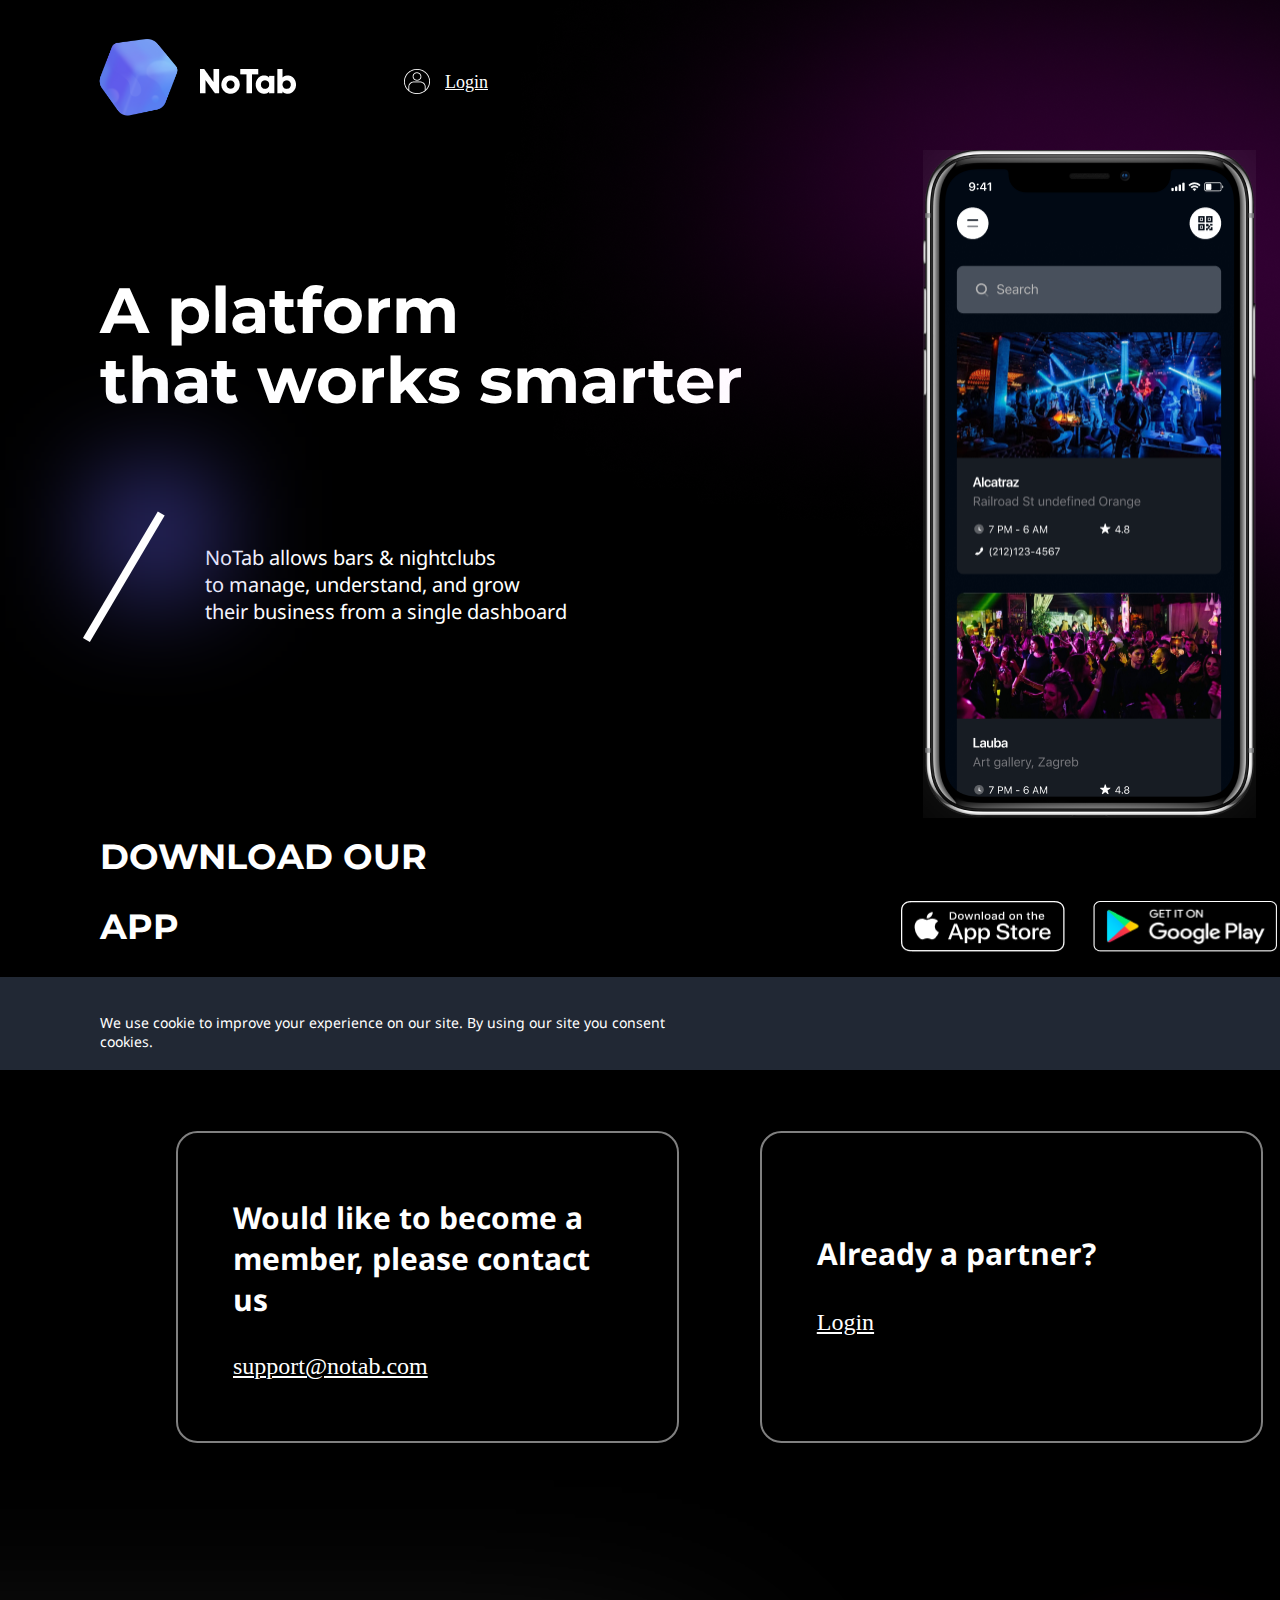
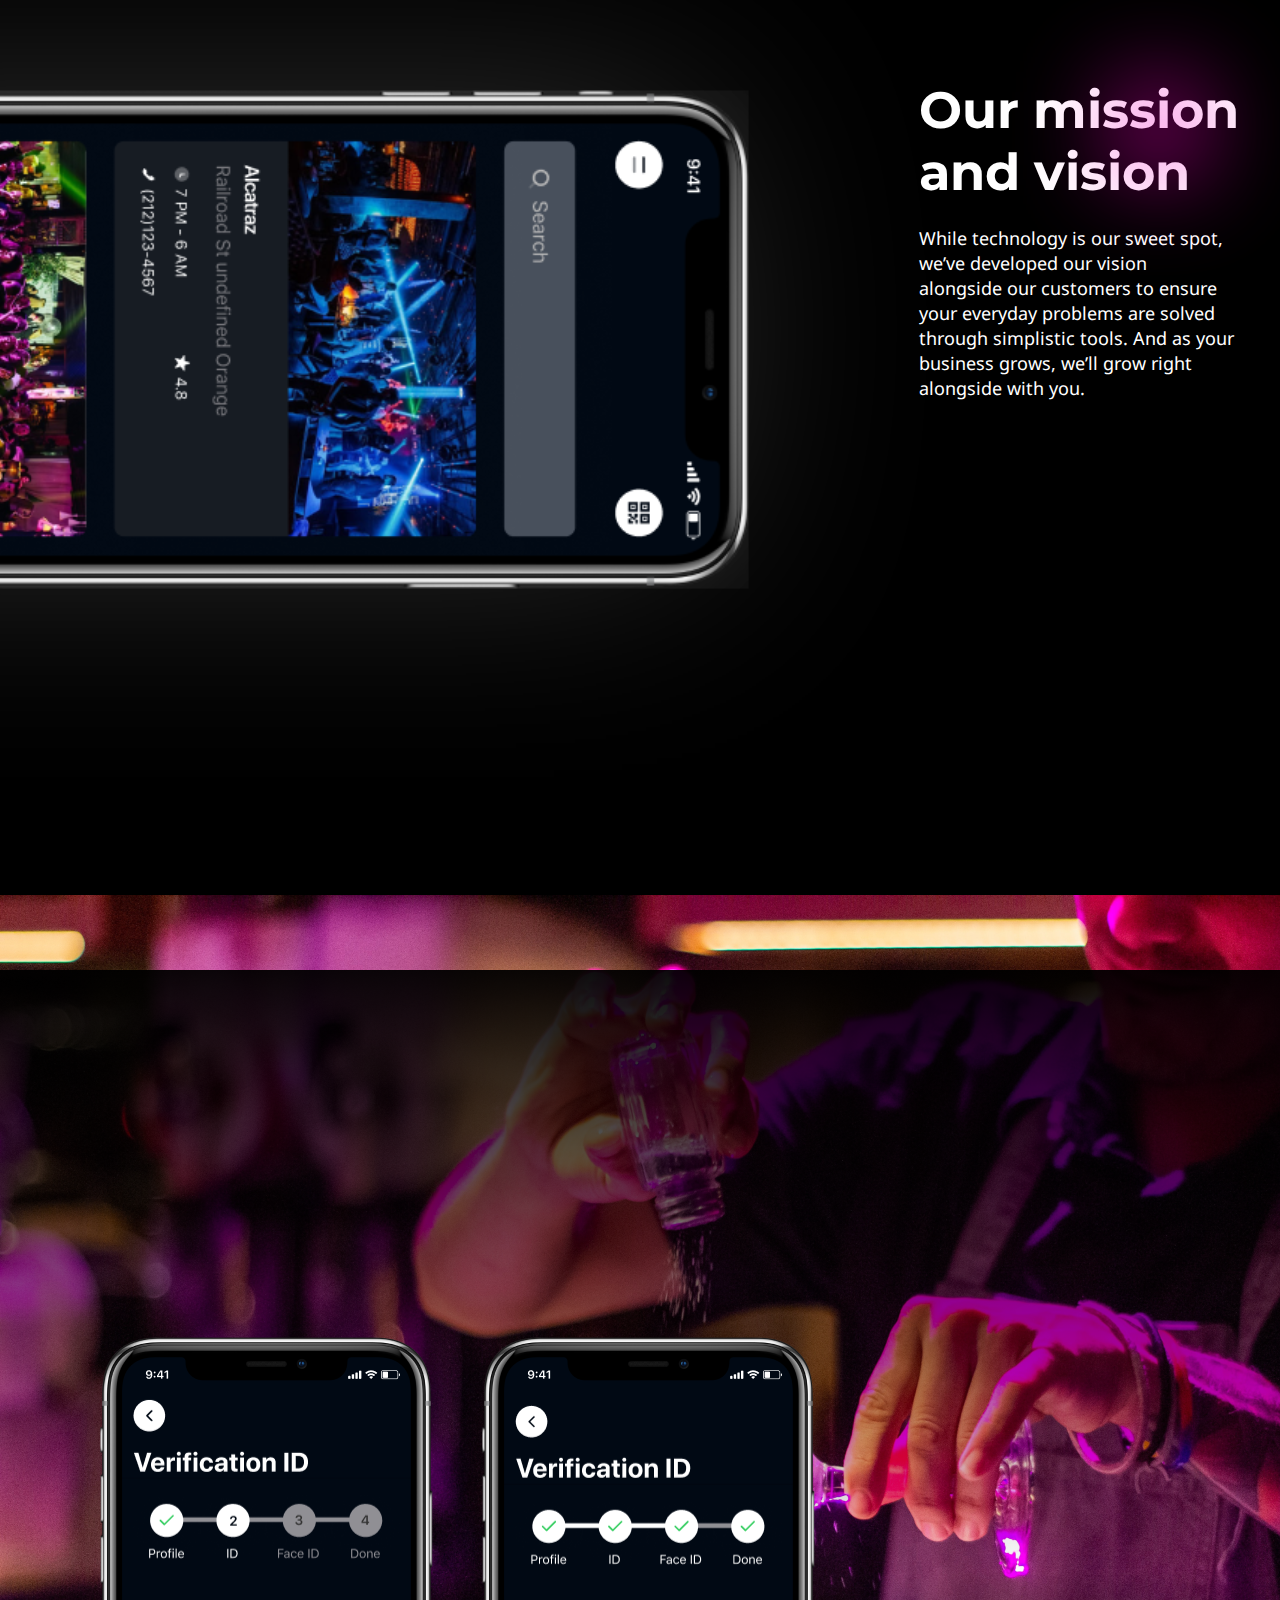
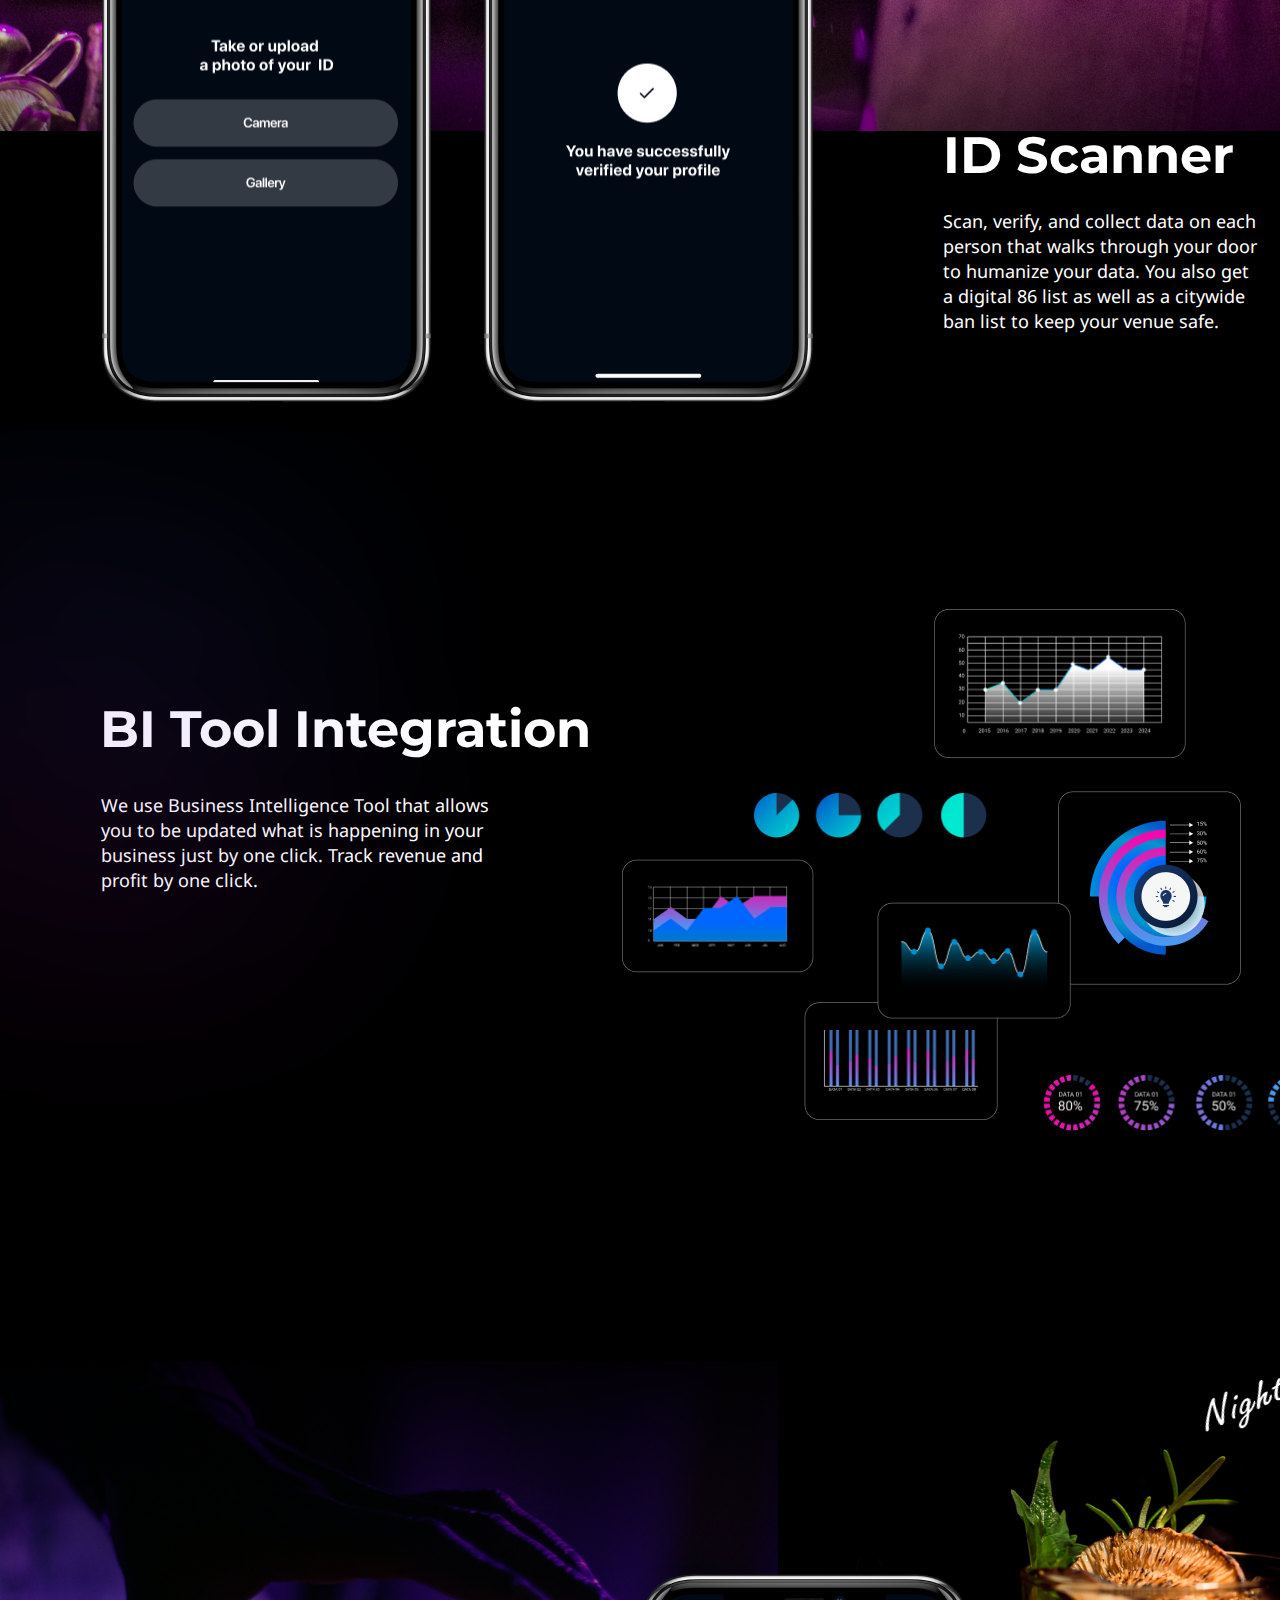
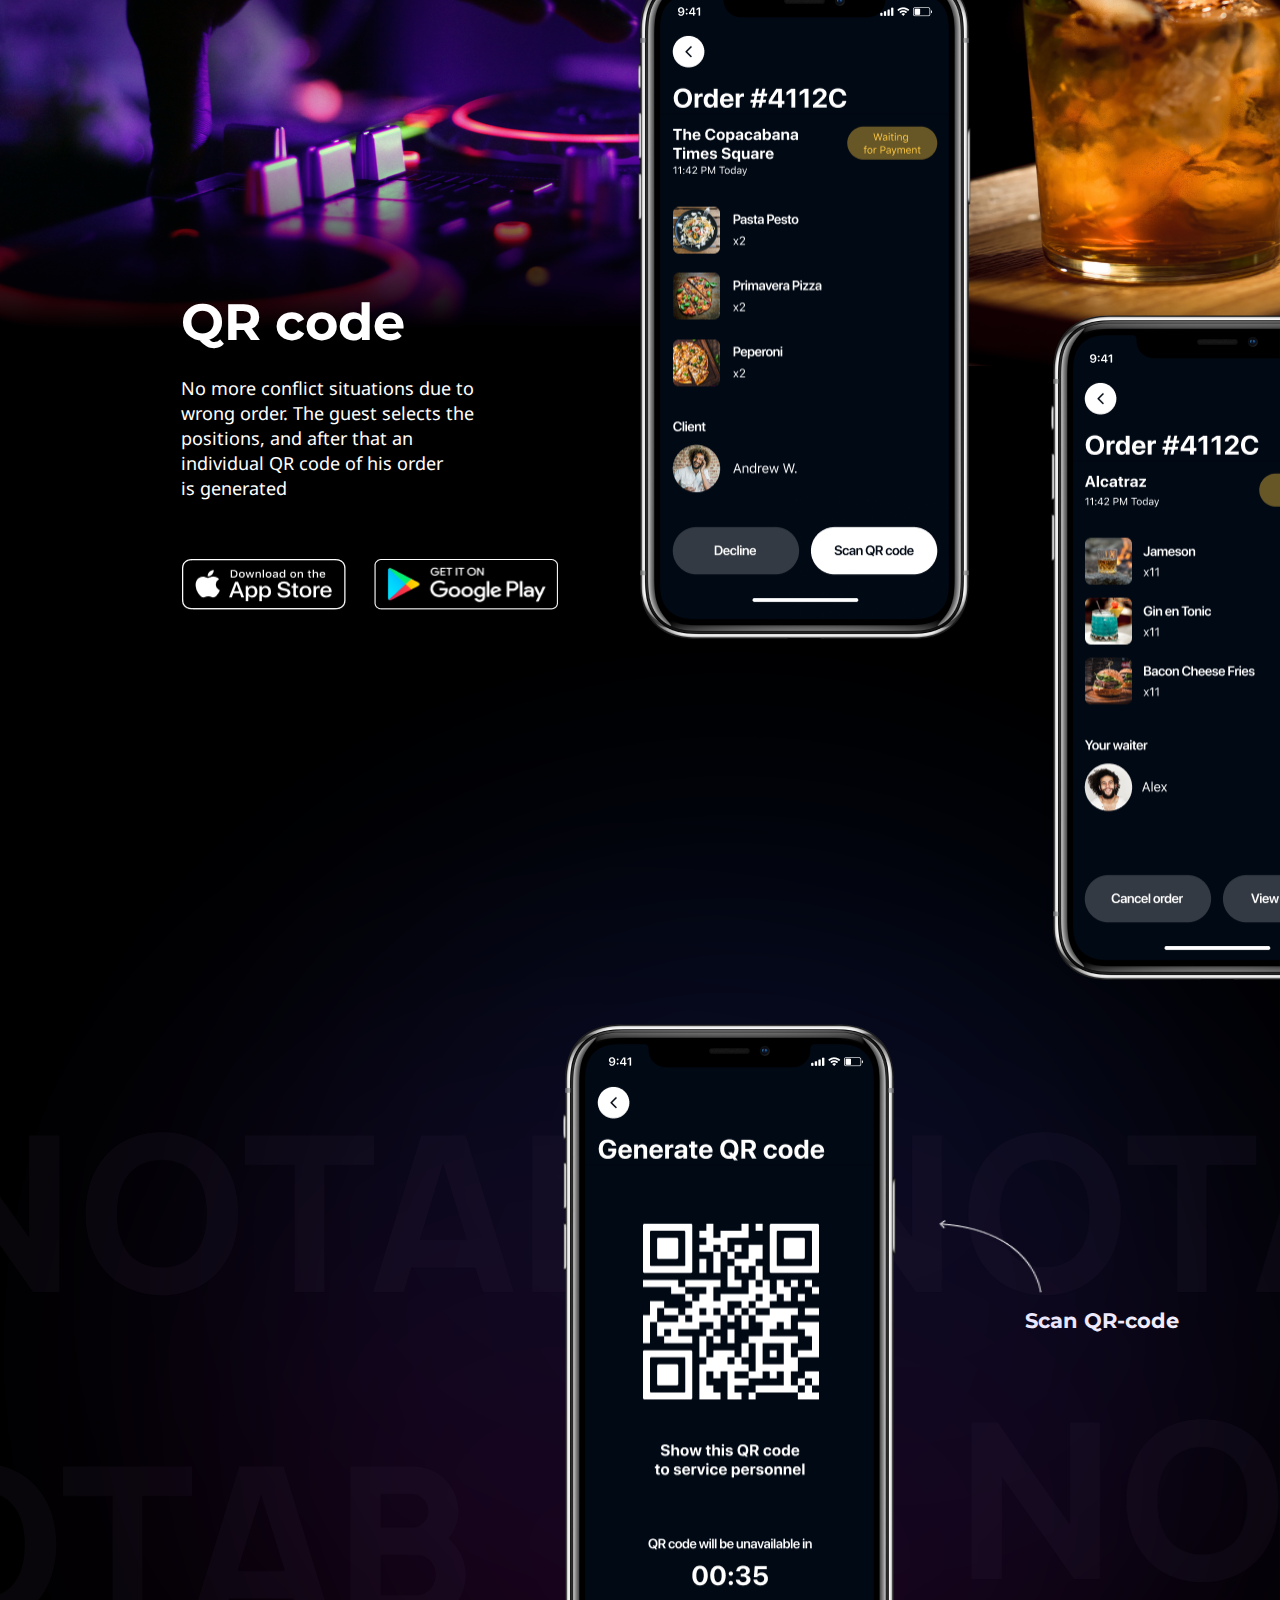
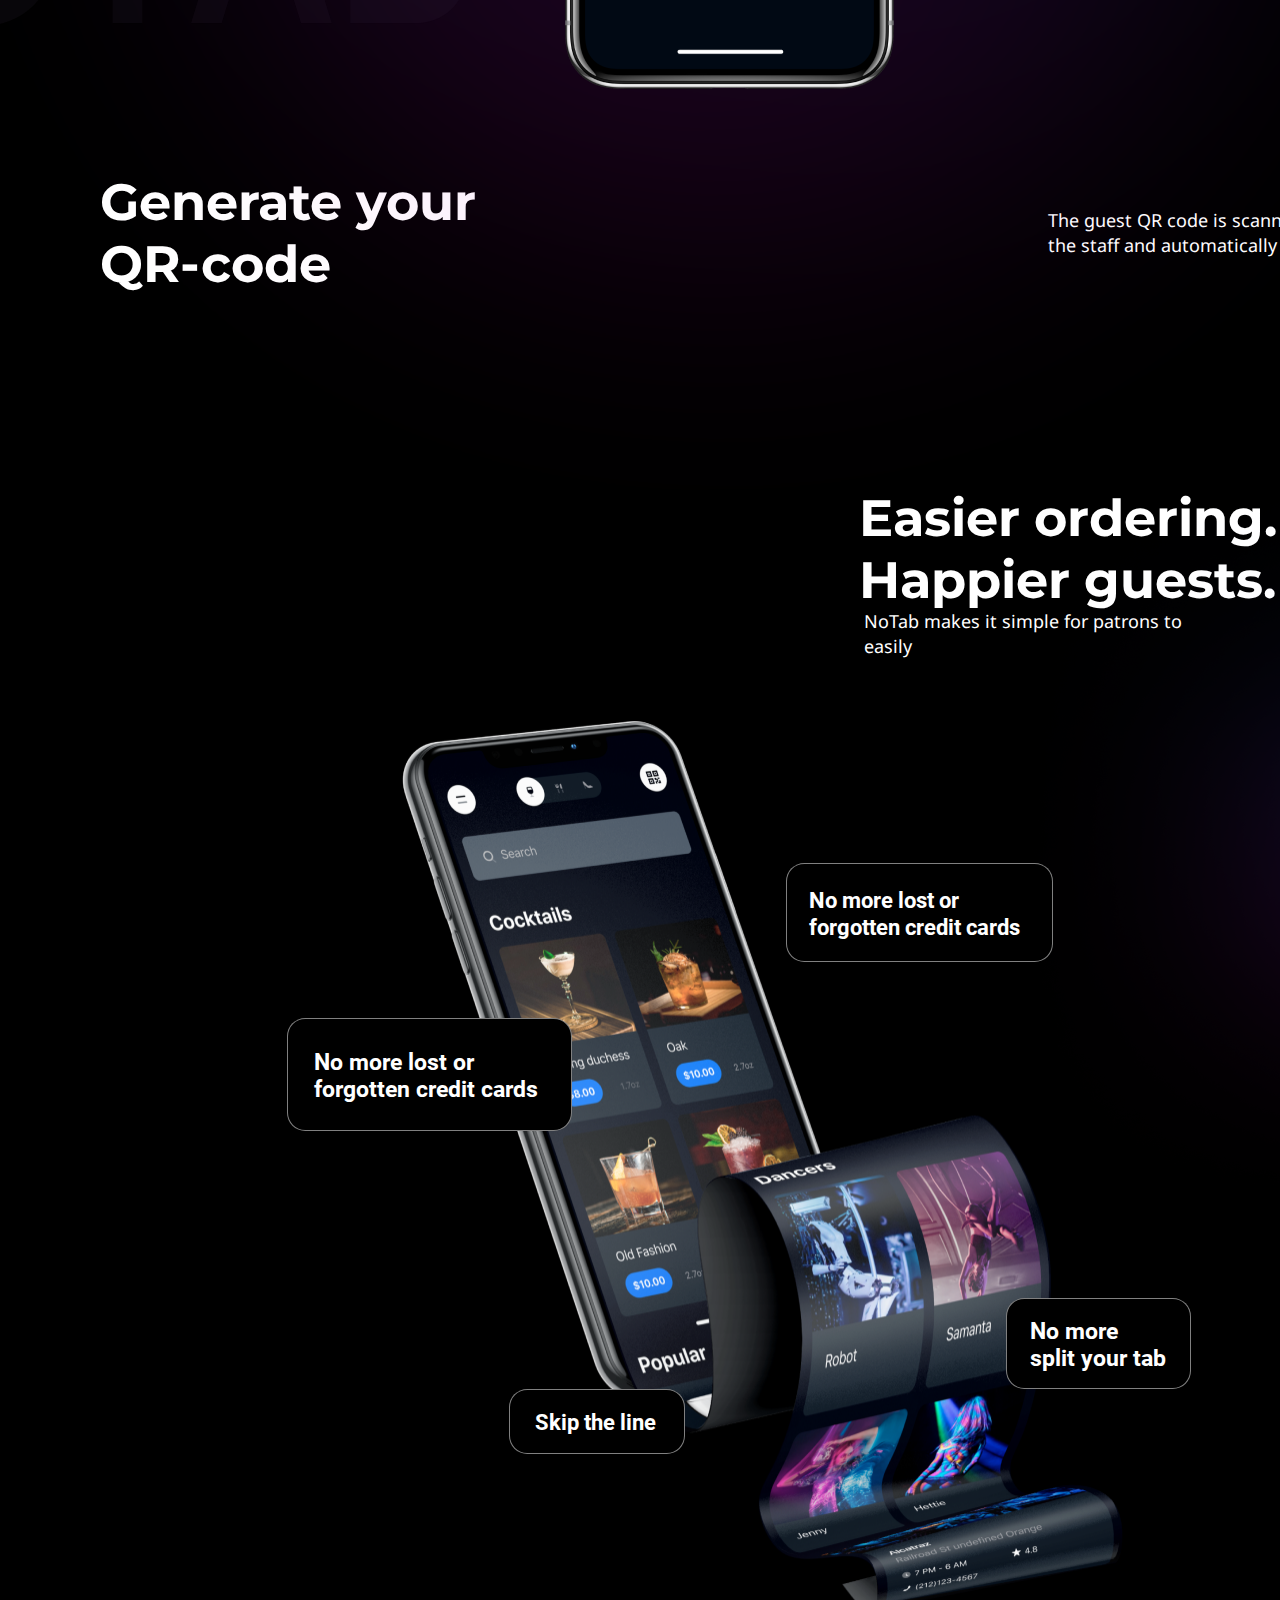
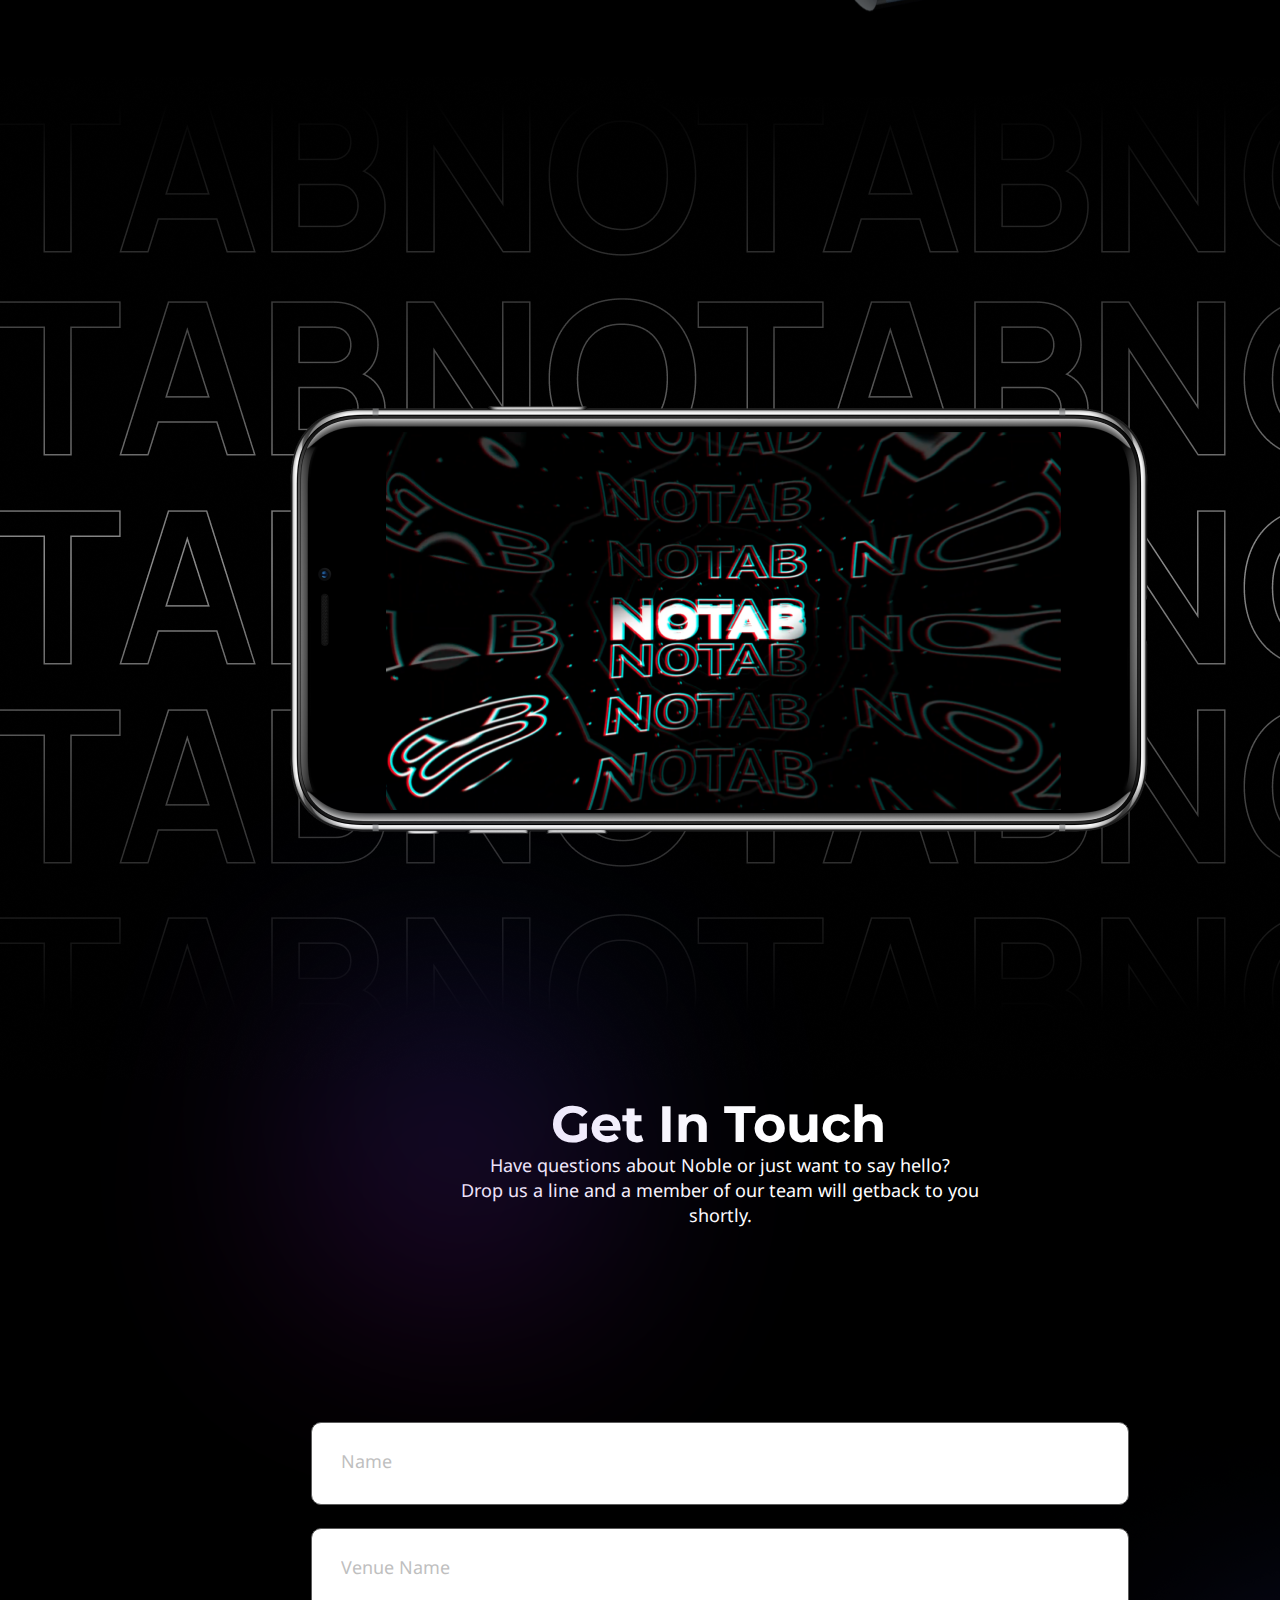
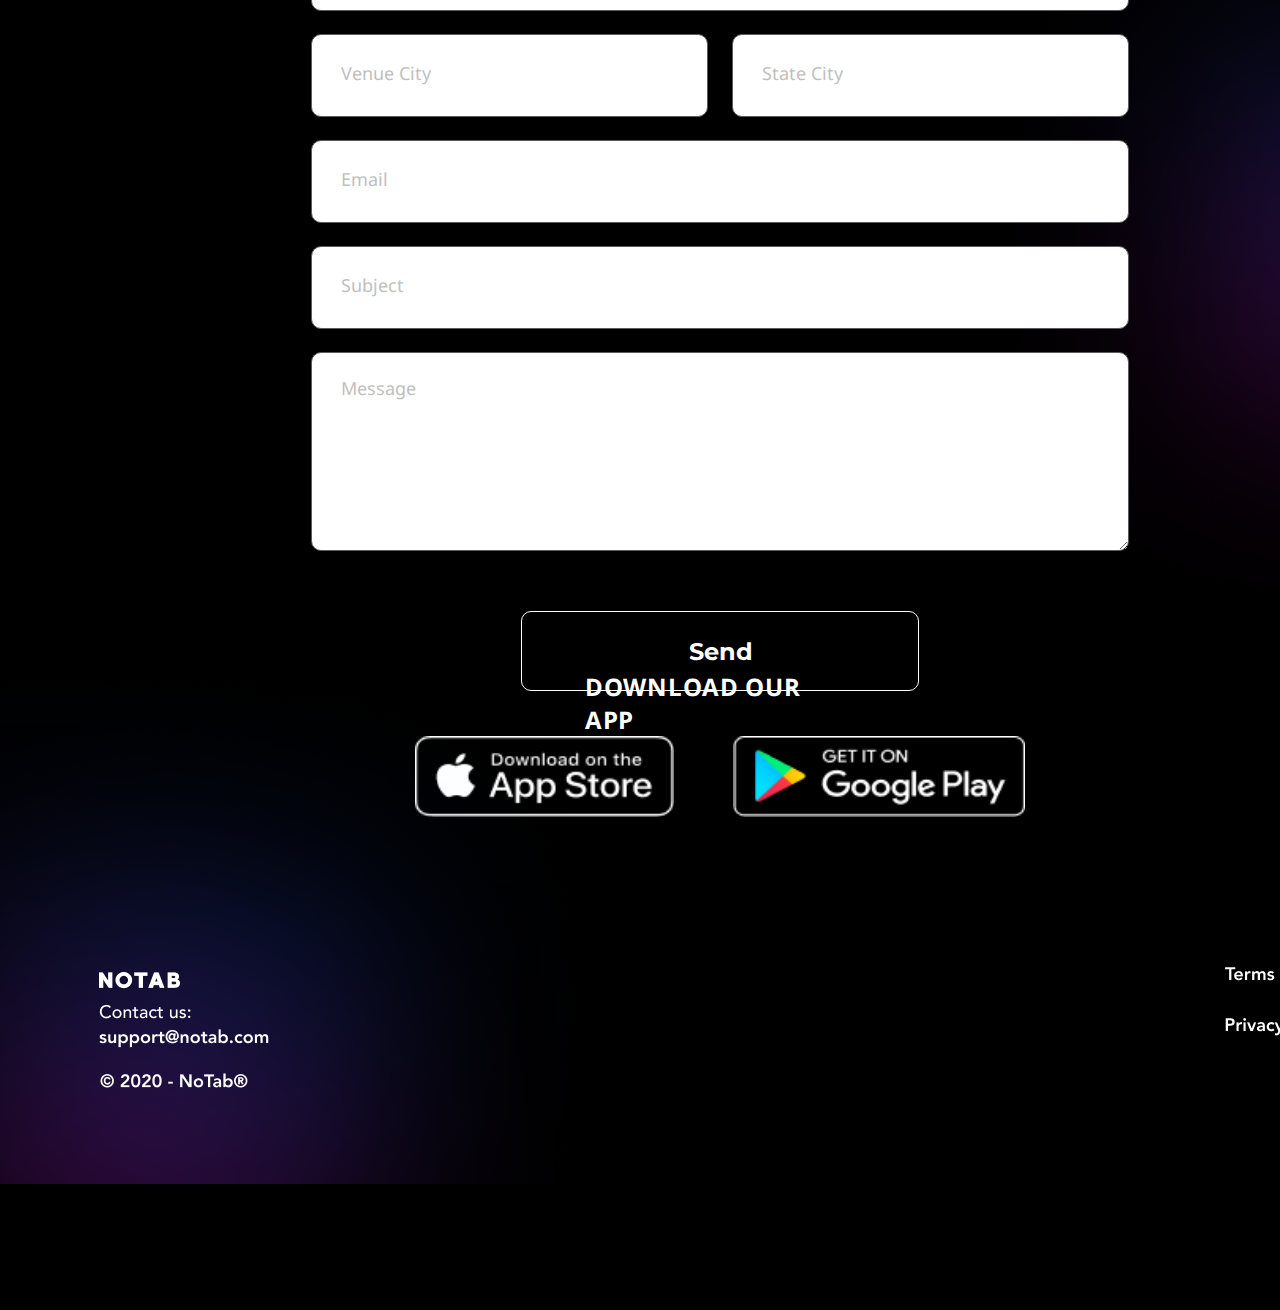
<file: index.html>
<!DOCTYPE html>
<html lang="en">
<head>
    <meta charset="UTF-8">
    <link rel="stylesheet" href="html_coding/css/styles.css">
    <link rel="stylesheet" href="html_coding/css/font.css">
    <link rel="stylesheet" href="html_coding/css/text_styles.css">
    <link rel="stylesheet" href="html_coding/css/header_style.css">
    <link rel="stylesheet" href="html_coding/css/background_style.css">
    <link rel="stylesheet" href="html_coding/css/cookies_style.css">
    <link rel="stylesheet" href="html_coding/css/frame_style.css">
    <link rel="stylesheet" href="html_coding/css/diagram_style.css">
    <link rel="stylesheet" href="html_coding/css/background_notab_style.css">
    <link rel="stylesheet" href="html_coding/css/form_style.css">
    <link rel="stylesheet" href="html_coding/css/form_location_style.css">
    <link rel="stylesheet" href="html_coding/css/download_platforms.css">
    <title>Test/Landing</title>
</head>
<body>
<header class="header">
    <div class="header_logo">
        <img class="header_logo_png" src="html_coding/images/items/Cube_new_version_05.png" alt="Cube">
    </div>
    <div class="header_name">
        <img class="header_name-link" src="html_coding/images/items/NoTab.png" alt="NoTab">
    </div>
    <div class="header_login">
        <img class="header_login_png" src="html_coding/images/items/Group%20574login.png" alt="login_logo">
        <nav>
            <a class="header_login_text" href="a!">
                Login
            </a>
        </nav>
    </div>
</header>
<main class="main">
    <section class="a_platform">
        <h1 class="A_platform_">
            A platform <br>that works smarter
        </h1>
        <p class="NoTab_allows_">
            NoTab allows bars & nightclubs <br>to manage, understand, and grow
            <br>their business from a single dashboard
        </p>
        <h1 class="Download_">
            DOWNLOAD OUR APP
        </h1>
        <div class="downloadPlatforms">
            <a class="appStore_a" href="a!"><img class="appStore AP1" src="html_coding/images/items/GroupappStore.png"
                                                 alt="AppStore"></a>
            <a class="googlePlay_a" href="a!"><img class="googlePlay GP1" src="html_coding/images/items/GroupGooglePlay.png"
                                                   alt="GooglePlay"></a>
        </div>
        <img class="phone1" src="html_coding/images/phones/Group%20457.png" alt="phone">
        <img class="vector3" src="html_coding/images/background/Vector%203.png" alt="vector3">
        <div class="ellipse93"></div>
        <div class="line1"></div>
        <div class="rectnagle1544"></div>
    </section>
    <div id="cookies" class="cookies animation">
        <p id="cookies_text" class="cookies_text">We use cookie to improve your experience on our site. By using our
            site you consent
            cookies.
        </p>
        <input id="cookies_button" class="cookies_button" value="OK" onclick="cookies_fun()">
    </div>
    <section class="our_mission">
        <h1 class="Our_mission_">
            Our mission and vision
        </h1>
        <p class="While_technology_">
            While technology is our sweet spot, we’ve developed our vision alongside our customers to ensure your
            everyday problems are solved through simplistic tools. And as your business grows, we’ll grow right
            alongside with you.
        </p>
        <div class="frames1">
            <div class="frame_left">
                <p class="frame_left_h2">
                    Would like to become a member, please contact us
                </p>
                <a class="frame_left_a">
                    support@notab.com
                </a>
            </div>
            <div class="frame_right">
                <p class="frame_right_h2">
                    Already a partner?
                </p>
                <a class="frame_right_a">
                    Login
                </a>
            </div>
        </div>
        <img class="phone1.1" src="html_coding/images/phones/Group%20457.png" alt="phone">
        <div class="ellipse94"></div>
        <div class="rectangle1553"></div>
    </section>
    <section class="id_scanner">
        <h1 class="ID_Scanner">
            ID Scanner
        </h1>
        <p class="Scan_verify_">
            Scan, verify, and collect data on each person that walks through your door to humanize your data. You
            also get a digital 86 list as well as a citywide ban list to keep your venue safe.
        </p>
        <div class="background_image1">
            <div class="photo1"></div>
            <div class="rectangle1612"></div>
        </div>
        <img class="phone2.1" src="html_coding/images/phones/Group%20513phone2.1.png" alt="phone_id1">
        <img class="phone2.2" src="html_coding/images/phones/Group%20514phone2.png" alt="phone_id2">
    </section>
    <section class="bi_tool">
        <h1 class="BI_Tool_">
            BI Tool Integration
        </h1>
        <p class="We_use_Business_">
            We use Business Intelligence Tool that allows you to be updated what is happening in your business just by
            one click. Track revenue and profit by one click.
        </p>
        <div class="diagrams">
            <img class="diagramGray" src="html_coding/images/diagrams/Group%20565.png" alt="grayDiagram">
            <img class="diagramBulb" src="html_coding/images/diagrams/Group%20559.png" alt="bulbDiagram">
            <img class="diagramBlue" src="html_coding/images/diagrams/Group%20562.png" alt="blueDiagram">
            <img class="diagramColumns" src="html_coding/images/diagrams/Group%20561.png" alt="columnsDiagram">
            <img class="diagramThree" src="html_coding/images/diagrams/Group%20564.png" alt="threeDiagram">
            <img class="diagramProcess" src="html_coding/images/diagrams/Groupprocess.png" alt="processDiagram">
            <img class="diagramCircle" src="html_coding/images/diagrams/Group%20558.png" alt="circleDiagram">
        </div>
        <div class="rectangle1590"></div>
    </section>
    <section class="qr_code">
        <h1 class="QR_code">
            QR code
        </h1>
        <p class="No_more_">
            No more conflict situations due to wrong order. The guest selects the positions, and after that an
            individual QR code of his order <br>is generated
        </p>
        <img class="nightlife" src="html_coding/images/items/Nightlife.png" alt="Nightlife">
        <div class="background_image2">
            <div class="image2"></div>
            <div class="image21"></div>
            <div class="rectangle1613"></div>
        </div>
        <div class="Download_Platforms">
            <img class="appStore AP2" src="html_coding/images/items/GroupappStore.png" alt="AppStore">
            <img class="googlePlay GP2" src="html_coding/images/items/GroupGooglePlay.png" alt="GooglePlay">
        </div>
        <img class="phone3.1" src="html_coding/images/phones/Group%20541phone3.1.png" alt="phone_id3">
        <img class="phone3.2" src="html_coding/images/phones/Group%20542phone3.2.png" alt="phone_id4">
    </section>
    <section class="generate_your">
        <h1 class="Scan_QR-code1">
            Scan QR-code
        </h1>
        <h1 class="Generate_your_">
            Generate your <br>QR-code
        </h1>
        <p class="The_guest_QR_">
            The guest QR code is scanned by the staff and automatically sent
        </p>
        <div class="background_Notab">
            <img class="NotabLeftTop" src="html_coding/images/items/NOTABLT.png" alt="NOTAB">
            <img class="NotabRightTop" src="html_coding/images/items/NOTABRT.png" alt="NOTAB">
            <img class="NotabLeftLower" src="html_coding/images/items/NOTABLL.png" alt="NOTAB">
            <img class="NotabRightLower" src="html_coding/images/items/NOTABRL.png" alt="NOTAB">
        </div>
        <img class="phone4" src="html_coding/images/phones/Group%20533phone.png" alt="phone4">
        <div class="rectangle1604"></div>
        <img class="arrow1" src="html_coding/images/items/Arrow%201.png" alt="arrow1">
    </section>
    <section class="easier_ordering">
        <h1 class="Easier_ordering_">
            Easier ordering. Happier guests.
        </h1>
        <p class="NoTab_makes_">
            NoTab makes it simple for patrons to easily
        </p>
        <div class="frames2">
            <div class="frame_right_top">
                <h4 class="frame_right_top_text">
                    No more lost or forgotten credit cards
                </h4>
            </div>
            <div class="frame_right_low">
                <h4 class="frame_right_low_text">
                    No more split your tab
                </h4>
            </div>
            <div class="frame_left_top">
                <h4 class="frame_left_top_text">
                    No more lost or forgotten credit cards
                </h4>
            </div>
            <div class="frame_left_low">
                <h4 class="frame_left_low_text">
                    Skip the line
                </h4>
            </div>
        </div>
        <img class="phone5" src="html_coding/images/phones/iPhone%20XS%20Longscroll%20Mockup%201.png" alt="phone">
        <img class="rectangle1591" src="html_coding/images/background/Rectangle%201591.png" alt="rectangle1519">

    </section>
    <div class="image3">
        <img class="phone6" src="html_coding/images/phones/Group458.png" alt="phone">
        <div class="screenshot"></div>
    </div>
    <section class="get_in_touch">
        <h1 class="Get_In_Touch">
            Get In Touch
        </h1>
        <p class="Have_questions">
            Have questions about Noble or just want to say hello? <br> Drop us a line and a member of our team will
            getback to you shortly.
        </p>
        <div class="rectangle1649"></div>
        <form class="form_questions">
            <input id="name" class="name" type="text" placeholder="Name">
            <input id="venue_name" class="venue_name" type="text" placeholder="Venue Name">
            <input id="venue_city" class="venue_city" type="text" placeholder="Venue City">
            <input id="state_city" class="state_city" type="text" placeholder="State City">
            <input id="email" class="email" type="text" placeholder="Email">
            <input id="subject" class="subject" type="text" placeholder="Subject">
            <textarea id="message" class="message" placeholder="Message"></textarea>
            <input id="send" type="button" class="send" value="Send" onclick="isEmpty()">
        </form>
        <h3 class="Download_1">
            DOWNLOAD OUR APP
        </h3>
        <div class="Download_Platforms">
            <img class="appStore AP3" src="html_coding/images/items/GroupappStore.png" alt="AppStore">
            <img class="googlePlay GP3" src="html_coding/images/items/GroupGooglePlay.png" alt="GooglePlay">
        </div>
        <div class="footer">
            <!--            Использовала img, потому что не нашла шрифта Avenir -->
            <img class="NOTAB" src="html_coding/images/items/Group%20480.png" alt="NOTAB">
            <img class="Contact_us" src="html_coding/images/items/Contact_us_.png" alt="Contact_us">
            <img class="footer_left2020" src="html_coding/images/items/©%202020%20-%20NoTab®.png" alt="2020">
            <img class="privacy_policy" src="html_coding/images/items/Privacy%20policy.png" alt="Privacy_policy">
            <img class="terms_to_use" src="html_coding/images/items/Terms%20to%20use.png" alt="Terms_to_use">
        </div>
        <img class="rectangle1650" src="html_coding/images/background/Rectangle%201650.png" alt="rectangle1650">
        <img class="rectangle1595" src="html_coding/images/background/Rectangle%201595.png" alt="rectangle1595">
    </section>
</main>
<script src="html_coding/script/script.js"></script>
</body>
</html>
</file>
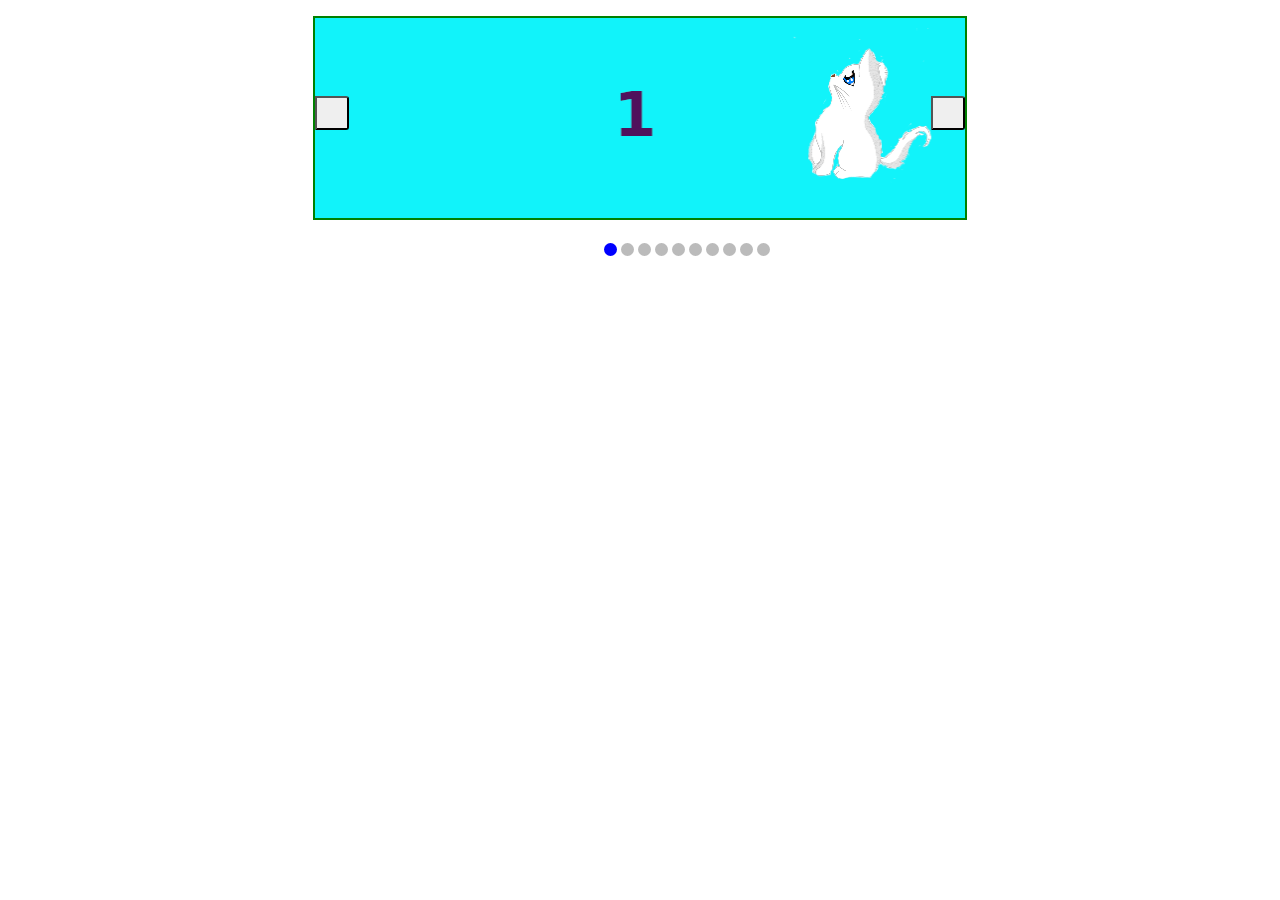
<file: slider.html>
<!DOCTYPE html>
<html lang="en">
<head>
    <meta charset="UTF-8">
    <title>Slider</title>
    <link rel="stylesheet" href="slider/style.css">
</head>
<body>
<div class="main">
    <div class="slider">
<!--        Для уменьшения изображений их можно закоментировать-->
        <img src="/slider/images/1.png" class="slider_elem first" alt="">
        <img src="/slider/images/2.png" class="slider_elem" alt="">
        <img src="/slider/images/3.png" class="slider_elem" alt="">
        <img src="/slider/images/4.png" class="slider_elem" alt="">
        <img src="/slider/images/5.png" class="slider_elem" alt="">
        <img src="/slider/images/6.png" class="slider_elem" alt="">
        <img src="/slider/images/7.png" class="slider_elem" alt="">
        <img src="/slider/images/8.png" class="slider_elem" alt="">
        <img src="/slider/images/9.png" class="slider_elem" alt="">
        <img src="/slider/images/10.png" class="slider_elem" alt="">

        <button id="next" class="next" onclick="move_next()"></button>
        <button id="prev" class="prev" onclick="move_prev()"></button>
    </div>
    <div id="box_spans" class="spans" > </div>

</div>




<script src="slider/script.js"></script>
</body>
</html>
</file>
<file: html_coding/css/styles.css>
body{
    position: relative;
    width: 1440px;
    height: 10784px;
    box-sizing: border-box;
    background: #000000;
}
*{
    margin: 0px;
    padding: 0px;
    color: #FFFFFF;
}

.phone1{
    position: absolute;
    z-index: 2;
    width: 333px;
    height: 668px;
    left: 923px;
    top: 150px;
}

.phone2\.1{
    position: absolute;
    z-index: 3;
    width: 332.56px;
    height: 667.15px;
    left: 100px;
    top: 2937px;
}

.phone2\.2{
    position: absolute;
    z-index: 3;
    width: 332.56px;
    height: 667.15px;
    left: 482px;
    top: 2937px;
}

.phone1\.1{
    position: absolute;
    z-index: 2;
    width: 498px;
    height: 999.06px;
    top: 1440px;

    transform: rotate(90deg);
}

.phone3\.1{
    position: absolute;
    z-index: 4;
    width: 332.56px;
    height: 667.15px;
    left: 638px;
    top: 4774px;
}

.phone3\.2{
    position: absolute;
    z-index: 4;
    width: 332.56px;
    height: 667.15px;
    left: 1051px;
    top: 5115px;
}

.main{
    max-width: 1440px;
    max-height: 10784px;
    box-sizing: border-box;
    background-attachment: fixed;
}

.phone6{
    position: absolute;
    left: 290.06px;
    top: 379px;
}

.screenshot{
    position: absolute;
    width: 675.46px;
    height: 377.87px;
    left: 386px;
    top: 405px;

    background-image: url(../images/phones/Screenshot2020-09-17at11.49.png);
}
</file>
<file: html_coding/css/font.css>
/* noto-sans-regular - latin */
@font-face {
    font-family: 'Noto Sans';
    font-style: normal;
    font-weight: 400;
    src: url('../fonts/noto-sans-v27-latin-regular.eot'); /* IE9 Compat Modes */
    src: local(''),
    url('../fonts/noto-sans-v27-latin-regular.eot?#iefix') format('embedded-opentype'), /* IE6-IE8 */
    url('../fonts/noto-sans-v27-latin-regular.woff2') format('woff2'), /* Super Modern Browsers */
    url('../fonts/noto-sans-v27-latin-regular.woff') format('woff'), /* Modern Browsers */
    url('../fonts/noto-sans-v27-latin-regular.ttf') format('truetype'), /* Safari, Android, iOS */
    url('../fonts/noto-sans-v27-latin-regular.svg#NotoSans') format('svg'); /* Legacy iOS */
}
/* noto-sans-500 - latin */
@font-face {
    font-family: 'Noto Sans';
    font-style: normal;
    font-weight: 500;
    src: url('../fonts/noto-sans-v27-latin-500.eot'); /* IE9 Compat Modes */
    src: local(''),
    url('../fonts/noto-sans-v27-latin-500.eot?#iefix') format('embedded-opentype'), /* IE6-IE8 */
    url('../fonts/noto-sans-v27-latin-500.woff2') format('woff2'), /* Super Modern Browsers */
    url('../fonts/noto-sans-v27-latin-500.woff') format('woff'), /* Modern Browsers */
    url('../fonts/noto-sans-v27-latin-500.ttf') format('truetype'), /* Safari, Android, iOS */
    url('../fonts/noto-sans-v27-latin-500.svg#NotoSans') format('svg'); /* Legacy iOS */
}
/* noto-sans-700 - latin */
@font-face {
    font-family: 'Noto Sans';
    font-style: normal;
    font-weight: 700;
    src: url('../fonts/noto-sans-v27-latin-700.eot'); /* IE9 Compat Modes */
    src: local(''),
    url('../fonts/noto-sans-v27-latin-700.eot?#iefix') format('embedded-opentype'), /* IE6-IE8 */
    url('../fonts/noto-sans-v27-latin-700.woff2') format('woff2'), /* Super Modern Browsers */
    url('../fonts/noto-sans-v27-latin-700.woff') format('woff'), /* Modern Browsers */
    url('../fonts/noto-sans-v27-latin-700.ttf') format('truetype'), /* Safari, Android, iOS */
    url('../fonts/noto-sans-v27-latin-700.svg#NotoSans') format('svg'); /* Legacy iOS */
}
/* montserrat-700 - latin */
@font-face {
    font-family: 'Montserrat';
    font-style: normal;
    font-weight: 700;
    src: url('../fonts/montserrat-v25-latin-700.eot'); /* IE9 Compat Modes */
    src: local(''),
    url('../fonts/montserrat-v25-latin-700.eot?#iefix') format('embedded-opentype'), /* IE6-IE8 */
    url('../fonts/montserrat-v25-latin-700.woff2') format('woff2'), /* Super Modern Browsers */
    url('../fonts/montserrat-v25-latin-700.woff') format('woff'), /* Modern Browsers */
    url('../fonts/montserrat-v25-latin-700.ttf') format('truetype'), /* Safari, Android, iOS */
    url('../fonts/montserrat-v25-latin-700.svg#Montserrat') format('svg'); /* Legacy iOS */
}

/* roboto-regular - latin */
@font-face {
    font-family: 'Roboto';
    font-style: normal;
    font-weight: 400;
    src: url('../fonts/roboto-v30-latin-regular.eot'); /* IE9 Compat Modes */
    src: local(''),
    url('../fonts/roboto-v30-latin-regular.eot?#iefix') format('embedded-opentype'), /* IE6-IE8 */
    url('../fonts/roboto-v30-latin-regular.woff2') format('woff2'), /* Super Modern Browsers */
    url('../fonts/roboto-v30-latin-regular.woff') format('woff'), /* Modern Browsers */
    url('../fonts/roboto-v30-latin-regular.ttf') format('truetype'), /* Safari, Android, iOS */
    url('../fonts/roboto-v30-latin-regular.svg#Roboto') format('svg'); /* Legacy iOS */
}
/* roboto-500 - latin */
@font-face {
    font-family: 'Roboto';
    font-style: normal;
    font-weight: 500;
    src: url('../fonts/roboto-v30-latin-500.eot'); /* IE9 Compat Modes */
    src: local(''),
    url('../fonts/roboto-v30-latin-500.eot?#iefix') format('embedded-opentype'), /* IE6-IE8 */
    url('../fonts/roboto-v30-latin-500.woff2') format('woff2'), /* Super Modern Browsers */
    url('../fonts/roboto-v30-latin-500.woff') format('woff'), /* Modern Browsers */
    url('../fonts/roboto-v30-latin-500.ttf') format('truetype'), /* Safari, Android, iOS */
    url('../fonts/roboto-v30-latin-500.svg#Roboto') format('svg'); /* Legacy iOS */
}
/* roboto-700 - latin */
@font-face {
    font-family: 'Roboto';
    font-style: normal;
    font-weight: 700;
    src: url('../fonts/roboto-v30-latin-700.eot'); /* IE9 Compat Modes */
    src: local(''),
    url('../fonts/roboto-v30-latin-700.eot?#iefix') format('embedded-opentype'), /* IE6-IE8 */
    url('../fonts/roboto-v30-latin-700.woff2') format('woff2'), /* Super Modern Browsers */
    url('../fonts/roboto-v30-latin-700.woff') format('woff'), /* Modern Browsers */
    url('../fonts/roboto-v30-latin-700.ttf') format('truetype'), /* Safari, Android, iOS */
    url('../fonts/roboto-v30-latin-700.svg#Roboto') format('svg'); /* Legacy iOS */
}
</file>
<file: html_coding/css/text_styles.css>
h1{
    font-family: 'Montserrat';
    font-style: normal;
    font-weight: 700;
}

h3{
    font-family: 'Noto Sans';
    font-style: normal;
    font-weight: 700;
    margin-block: 0;
}

p{
    font-family: 'Noto Sans';
    font-style: normal;
    font-weight: 400;
    margin-block-start: 0;
    margin-block-end: 0;
}

h4{
    font-family: 'Roboto';
    font-style: normal;
    font-weight: 700;
}

.A_platform_{
    position: absolute;
    width: 643px;
    height: 140px;
    left: 100px;
    top: 275px;

    font-size: 64px;
    line-height: 70px;
    display: flex;
    align-items: flex-end;
}

.NoTab_allows_{
    position: absolute;
    width: 380px;
    height: 81px;
    left: 205px;
    top: 544px;

    font-size: 20px;
    line-height: 27px;
    display: flex;
    align-items: flex-end;
}

.Download_{
    position: absolute;
    width: 413px;
    height: 70px;
    left: 100px;
    top: 892px;

    font-size: 35px;
    line-height: 70px;

    display: flex;
    align-items: flex-end;

}

.Our_mission_{
    position: absolute;
    width: 358px;
    height: 124px;
    left: 919px;
    top: 1679px;

    font-size: 51px;
    line-height: 62px;
    display: flex;
    align-items: flex-end;
}

.While_technology_{
    position: absolute;
    width: 315px;
    height: 175px;
    left: 919px;
    top: 1826px;

    font-size: 18px;
    line-height: 25px;
    display: flex;
    align-items: flex-end;
}

.ID_Scanner{
    position: absolute;
    z-index: 3;
    width: 400px;
    height: 62px;
    left: 943px;
    top: 3324px;

    font-size: 51px;
    line-height: 62px;
    display: flex;
    align-items: flex-end;

}

.Scan_verify_{
    position: absolute;
    z-index: 3;
    width: 316px;
    height: 125px;
    left: 943px;
    top: 3409px;

    font-size: 18px;
    line-height: 25px;
    display: flex;
    align-items: flex-end;
}

.BI_Tool_{
    position: absolute;
    width: 497px;
    height: 62px;
    left: 100px;
    top: 3898px;

    font-size: 51px;
    line-height: 62px;
    display: flex;
    align-items: flex-end;

}

.We_use_Business_{
    position: absolute;
    width: 395px;
    height: 119px;
    left: 101px;
    top: 3983px;

    font-size: 18px;
    line-height: 25px;
    display: flex;
    align-items: center;
}

.QR_code{
    position: absolute;
    z-index: 3;
    width: 226px;
    height: 62px;
    left: 181px;
    top: 5091px;

    font-size: 51px;
    line-height: 62px;
    display: flex;
    align-items: flex-end;
}

.No_more_{
    position: absolute;
    z-index: 3;
    width: 315px;
    height: 125px;
    left: 181px;
    top: 5176px;

    font-size: 18px;
    line-height: 25px;
    display: flex;
    align-items: flex-end;
}

.Scan_QR-code1{
    position: absolute;
    width: 155px;
    height: 26px;
    left: 1025px;
    top: 6108px;

    font-size: 21px;
    line-height: 26px;

    display: flex;
    align-items: flex-end;

}

.Generate_your_{
    position: absolute;
    width: 381px;
    height: 124px;
    left: 100px;
    top: 6571px;

    font-size: 51px;
    line-height: 62px;
    display: flex;
    align-items: flex-end;
}

.The_guest_QR_{
    position: absolute;
    width: 292px;
    height: 50px;
    left: 1048px;
    top: 6608px;

    font-size: 18px;
    line-height: 25px;
    display: flex;
    align-items: flex-end;
}

.Easier_ordering_{
    position: absolute;
    width: 421px;
    height: 124px;
    left: 859px;
    top: 6887px;

    font-size: 51px;
    line-height: 62px;
    display: flex;
    align-items: flex-end;
}

.NoTab_makes_{
    position: absolute;
    width: 365px;
    height: 25px;
    left: 864px;
    top: 7034px;

    font-size: 18px;
    line-height: 25px;

    display: flex;
    align-items: flex-end;
}

.Get_In_Touch{
    position: absolute;
    width: 337px;
    height: 62px;
    left: 551px;
    top: 9093px;

    font-size: 51px;
    line-height: 62px;
    display: flex;
    align-items: flex-end;
}

.Have_questions{
    position: absolute;
    width: 580px;
    height: 50px;
    left: 430px;
    top: 9178px;

    font-size: 18px;
    line-height: 25px;
    display: flex;
    align-items: flex-end;
    text-align: center;
}

.Download_1{
    position: absolute;
    z-index: 2;
    width: 269.5px;
    height: 33px;
    left: 585px;
    top: 10270px;

    font-size: 24px;
    line-height: 33px;

    letter-spacing: 0.03em;

    color: #FFFFFF;
}
</file>
<file: html_coding/css/header_style.css>
.header_logo_png{
    position: absolute;
    z-index: 3;
    width: 107px;
    height: 109px;
    left: 85px;
    top: 23px;
}

.header_name{
    position: absolute;
    width: 96px;
    height: 24.75px;
    left: 200px;
    top: 69px;
}

.header_login_png{
    position: absolute;
    width: 26px;
    height: 24.99px;
    left: 404px;
    top: 69px;
}

.header_login_text{
    position: absolute;
    z-index: 2;
    width: 49px;
    height: 25px;
    left: 444px;
    top: 69px;

    font-size: 18px;
    line-height: 25px;
    border: 1px solid #000000;
}

.header_login_text:hover{
    font-size: 30px;
}
</file>
<file: html_coding/css/background_style.css>
.photo1{
    position: absolute;
    z-index: 1;
    width: 1440px;
    height: 836px;
    left: 0px;
    top: 2495px;

    background-image: url(../images/photo/louis-hansel-shotsoflouis-_6ZqQc02NYc-unsplash.png);
}

.rectangle1612{
    position: relative;
    z-index: 2;
    width: 1440px;
    height: 1060px;
    left: 0px;
    top:100px;

    background: linear-gradient(179.83deg, #000000 -3.1%, rgba(0, 0, 0, 0) 56.76%, #000000 83.92%);
}

.rectangle1544{
    position: absolute;
    width: 307.77px;
    height: 631.35px;
    left: 892.11px;
    top: 159.6px;

    background: #000000;
    opacity: 0.4;
    filter: blur(35.8417px);
}

.ellipse94{
    position: absolute;
    width: 85px;
    height: 85px;
    left: 1116px;
    top: 1686px;

    background: #F101BF;
    opacity: 0.7;
    filter: blur(50px);
}

.vector3{
    position: absolute;
    z-index: 1;
    right: 0px;
}

.ellipse93{
    position: absolute;
    width: 125px;
    height: 125px;
    left: 93px;
    top: 470px;

    background: rgba(96, 92, 234, 0.5);
    filter: blur(50px);
}


.line1{
    position: absolute;
    width: 139.43px;
    height: 0px;
    left: 50px;
    top: 573px;
    color: #FFFFFF;

    border: 4px solid #FFFFFF;
    transform: rotate(120.61deg);
}

.rectangle1553{
    position: absolute;
    z-index: 1;
    width: 441.36px;
    height: 958.24px;
    top: 1450px;

    background: #FFFFFF;
    opacity: 0.2;
    filter: blur(118.009px);
    transform: rotate(90deg);
}

.rectangle1590{
    position: absolute;
    left: -111px;
    top:3706px;
    width: 426.21px;
    height: 438.35px;

    background: linear-gradient(12.08deg, #F101BF 2.82%, #0066FF 97.06%);
    opacity: 0.1;
    filter: blur(125px);
    transform: rotate(5.78deg);
}

.nightlife{
    position: absolute;
    z-index: 4;
    width: 138.61px;
    height: 54.24px;
    left: 1199px;
    top: 4567.81px;

    transform: rotate(-12.84deg);
}

.rectangle1613{
    position: absolute;
    z-index: 2;
    width: 1455px;
    height: 682px;
    left: -14px;
    top: 4554px;

    background: linear-gradient(179.83deg, #000000 -3.1%, rgba(0, 0, 0, 0) 56.76%, #000000 83.92%);
}

.rectangle1604{
    position: absolute;
    left: 213px;
    top: 5677px;
    width: 1022.45px;
    height: 952.07px;
    background: linear-gradient(12.08deg, #F101BF 2.82%, #0066FF 97.06%);
    opacity: 0.15;
    filter: blur(155.784px);
    border-radius: 476.034px;
    transform: rotate(-0.55deg);
}

.Notab{
    position: absolute;
    width: 1939.19px;
    height: 495.06px;
    left: -251.5px;
    top: 5932.22px;
}

.arrow1{
    box-sizing: border-box;

    position: absolute;
    width: 103.06px;
    height: 73.25px;
    left: 939px;
    top: 6020px;

}

.phone4{
    position: absolute;
    z-index: 2;
    width: 332.56px;
    height: 667.15px;
    left: 563px;
    top: 5824px;
}

.rectangle1591{
    position: absolute;
    z-index: 1;
    right: 0px;
    top: 6850px;
}

.phone5{
    position: absolute;
    z-index: 1;
    width: 868px;
    height: 1038.21px;
    left: 311px;
    top: 7059px;
}

.image1{
    position: absolute;
    z-index: 1;
    width: 1440px;
    height: 836px;
    left: 0px;
}

.a_platform{
    height: 977px;
}

.our_mission{
    height: 1400px;
}

.id_scanner{
    height: 1319px;
}

.bi_tool{
    height: 728px;
}

.image2{
    position: absolute;
    z-index: 1;
    width: 778px;
    height: 606px;
    left: 0px;
    top: 4554px;

    background: url(../images/photo/marcela-laskoski-YrtFlrLo2DQ-unsplash.png);
}

.image21{
    position: absolute;
    z-index: 3;
    width: 651px;
    height: 617px;
    left: 803px;
    top: 4549px;

    background-image: url(../images/photo/ash-edmonds-fsI-_MRsic0-unsplash.png);
}

.qr_code{
    height: 1123px;
}

.generate_your{
    height: 1200.26px;
}

.image3{
    position: absolute;
    width: 1440px;
    height: 1106px;
    left: 0px;
    top: 8027px;

    background-image: url(../images/background/Group441.png);
}

.rectangle1649{
    position: absolute;
    left: 332px;
    top: 9017px;
    width: 247.04px;
    height: 256.45px;

    background: linear-gradient(12.08deg, #F101BF 2.82%, #0066FF 97.06%);
    opacity: 0.3;
    filter: blur(125px);
    transform: rotate(5.78deg);
}

.rectangle1650{
    position: absolute;
    z-index: 1;
    right: 0px;
    top: 9400px;
}

.rectangle1595{
    position: absolute;
    z-index: 1;
    bottom: 0px;
    left: 0px;
}

.get_in_touch{
    height: 2688.20px;
}

.easier_ordering{
    height: 1382px;
}

.NOTAB{
    position: absolute;
    z-index: 2;
    left: 99px;
    top: 10572px;
}

.Contact_us{
    position: absolute;
    z-index: 2;
    left: 99px;
    top: 10604px;;
}

.footer_left2020{
    position: absolute;
    z-index: 2;
    left: 100px;
    top: 10673.15px;
}

.privacy_policy{
    position: absolute;
    left: 1225px;
    top: 10617px;
}

.terms_to_use {
    position: absolute;
    left: 1225px;
    top: 10567px;
}
</file>
<file: html_coding/css/cookies_style.css>
.cookies{
    position: relative;
    width: 1440px;
    height: 93px;
    left: 0px;

    background: #212834;
}

.animation{
    animation: bouns 2s;
}

@keyframes bouns {
    0% {
        transform: translate(0,25px);
    }
    25%{
        transform: translate(0,20px);
    }
    50% {
        transform: translate(0,15px);
    }
    75%{
        transform: translate(0,10px);
    }
    100% {
        transform: translate(0,0);
    }
}

.cookies_text{
    position: absolute;
    width: 610px;
    height: 19px;
    left: 100px;
    top: 36px;

    font-size: 14px;
    line-height: 19px;

}

.cookies_button{
    position: absolute;
    width: 132px;
    height: 50px;
    left: 1284px;
    top: 21px;

    font-family: 'Noto Sans';
    font-style: normal;
    font-weight: 400;
    font-size: 14px;
    line-height: 19px;
    text-align: center;

    color: #FFFFFF;
    background: rgba(255, 255, 255, 0.1);
    border: 0.5px solid #FFFFFF;
    border-radius: 6px;
}

.cookies_button:hover{
    font-size: 16px;
    width: 140px;
    height: 60px;
}
</file>
<file: html_coding/css/frame_style.css>
.frame_left{
    box-sizing: border-box;

    position: absolute;
    width: 503px;
    height: 312px;
    left: 176px;
    top: 1131px;

    border: 2px solid rgba(255, 255, 255, 0.5);
    border-radius: 21.3671px;
}

.frame_right{
    box-sizing: border-box;

    position: absolute;
    width: 503px;
    height: 312px;
    left: 760px;
    top: 1131px;

    border: 2px solid rgba(255, 255, 255, 0.5);
    border-radius: 21.3671px;
}

.frame_left_h2{
    position: absolute;
    width: 375px;
    height: 123px;
    left: 55px;
    top: 64px;
    font-weight: 700;
    font-size: 30px;
    line-height: 41px;
    display: flex;
    align-items: flex-end;

}

.frame_left_a{
    position: absolute;
    width: 232px;
    height: 33px;
    left: 55px;
    top: 217px;

    font-size: 24px;
    line-height: 33px;
    text-decoration-line: underline;
}

.frame_left_a:hover{
    font-size: 26px;
}

.frame_right_h2{
    position: absolute;
    width: 325px;
    height: 46.22px;
    left: 54.78px;
    top: 97px;
    font-weight: 700;
    font-size: 30px;
    line-height: 41px;
    display: flex;
    align-items: center;
}

.frame_right_a{
    position: absolute;
    width: 88.11px;
    height: 44.78px;
    left: 54.78px;
    top: 173.22px;

    font-size: 24px;
    line-height: 33px;
    text-decoration-line: underline;
}

.frame_right_a:hover{
    font-size: 26px;
}

.frame_right_top{
    box-sizing: border-box;

    position: absolute;
    z-index: 2;
    width: 266.78px;
    height: 98.81px;
    left: 786px;
    top: 7263px;

    background: #000000;
    border: 0.76007px solid rgba(255, 255, 255, 0.5);
    border-radius: 18.2417px;
}

.frame_right_top_text{
    position: absolute;
    z-index: 3;
    width: 222px;
    height: 54px;
    left: 22px;
    top: 23px;

    font-size: 22px;
    line-height: 27px;
    display: flex;
    align-items: flex-end;
}

.frame_right_low{
    box-sizing: border-box;

    position: absolute;
    z-index: 2;
    width: 185px;
    height: 91px;
    left: 1006px;
    top: 7698px;

    background: #000000;
    border: 0.76007px solid rgba(255, 255, 255, 0.5);
    border-radius: 18.2417px;
}

.frame_right_low_text{
    position: absolute;
    z-index: 3;
    width: 138px;
    height: 54px;
    left: 23px;
    top: 19px;

    font-size: 22.8021px;
    line-height: 27px;
    display: flex;
    align-items: flex-end;

}

.frame_left_top{
    box-sizing: border-box;

    position: absolute;
    z-index: 2;
    width: 285px;
    height: 113px;
    left: 287px;
    top: 7418px;

    background: #000000;
    border: 0.76007px solid rgba(255, 255, 255, 0.5);
    border-radius: 18.2417px;
}

.frame_left_top_text{
    position: absolute;
    z-index: 3;
    width: 233px;
    height: 54px;
    left: 26px;
    top: 30px;

    font-size: 22.8021px;
    line-height: 27px;
    display: flex;
    align-items: flex-end;

    color: #FFFFFF;
}

.frame_left_low{
    box-sizing: border-box;

    position: absolute;
    z-index: 2;
    width: 175.58px;
    height: 65.37px;
    left: 509px;
    top: 7789px;

    background: #000000;
    border: 0.76007px solid rgba(255, 255, 255, 0.5);
    border-radius: 18.2417px;
}

.frame_left_low_text{
    position: absolute;
    z-index: 3;
    width: 125.41px;
    height: 26.6px;
    left: 25px;
    top: 19px;

    font-size: 22px;
    line-height: 27px;

    display: flex;
    align-items: flex-end;
}
</file>
<file: html_coding/css/diagram_style.css>
.diagramGray{
    position: absolute;
    width: 252.24px;
    height: 150.05px;
    left: 934.26px;
    top: 3809px;
}

.diagramBulb{
    position: absolute;
    z-index: 1;
    width: 182.49px;
    height: 193.03px;
    left: 1058.36px;
    top: 3991.49px;
}

.diagramBlue{
    position: absolute;
    z-index: 2;
    width: 193.85px;
    height: 117.61px;
    left: 876.68px;
    top: 4101.8px;
}

.diagramColumns{
    position: absolute;
    z-index: 1;
    width: 193.85px;
    height: 117.61px;
    left: 803.68px;
    top: 4202.37px;
}

.diagramThree{
    position: absolute;
    width: 192.22px;
    height: 114.36px;
    left: 622px;
    top: 4058.81px;
}

.diagramProcess{
    position: absolute;
    top: 4275px;
    left: 1044px;
    width: 281.13px;
    height: 56.21px;
}

.diagramCircle{
    position: absolute;
    width: 233.24px;
    height: 45.35px;
    left: 754px;
    top: 3993px;
}
</file>
<file: html_coding/css/background_notab_style.css>
.NotabLeftTop{
    position: absolute;
    z-index: 1;
    width: 647.69px;
    height: 164.06px;
    top: 5932.22px;

    opacity: 0.5;
}

.NotabRightTop{
    position: absolute;
    z-index: 1;
    width: 618.5px;
    height: 164.06px;
    left: 812.5px;
    top: 5932.22px;

    opacity: 0.5;
}

.NotabLeftLower{
    position: absolute;
    z-index: 1;
    width: 465.69px;
    height: 164.06px;
    top: 6263.22px;

    opacity: 0.5;
}

.NotabRightLower{
    position: absolute;
    z-index: 1;
    width: 469.5px;
    height: 164.06px;
    left: 970.5px;
    top: 6219.22px;

    opacity: 0.5;
}
</file>
<file: html_coding/css/form_style.css>
.form_questions{
    position: absolute;
    z-index: 2;
}

input{
    box-sizing: border-box;
    position: absolute;
    z-index: 3;
    padding: 23px 29px 29px;
    width: 818px;
    height: 83px;
    left: 311px;

    font-family: 'Noto Sans';
    font-style: normal;
    font-weight: 400;
    font-size: 18px;
    line-height: 25px;

    display: flex;
    align-items: flex-end;
    color: black;

    background: #FFFFFF;
    border: 1px solid #5C5C5C;
    border-radius: 10px;
}

.empty{
    border: 2px solid #FF0000;
}

input::placeholder{
    color: #BFBFBF;
}

.message{
    width: 818px;
    height: 199px;
}

textarea{
    box-sizing: border-box;
    position: absolute;
    z-index: 3;
    padding: 23px 29px 29px;
    font-family: 'Noto Sans';
    font-style: normal;
    font-weight: 400;
    font-size: 18px;
    line-height: 25px;
    left: 311px;

    display: flex;
    align-items: flex-end;
    color: black;


    background: #FFFFFF;
    border: 1px solid #5C5C5C;
    border-radius: 10px;
}

textarea::placeholder {
    color: #BFBFBF;
}

.send{
    position: absolute;
    z-index: 3;
    width: 398px;
    height: 80px;

    padding: 25px 167px 26px;
    font-family: 'Montserrat';
    font-style: normal;
    font-weight: 700;
    font-size: 24px;
    line-height: 29px;
    display: flex;
    align-items: flex-end;

    color: #FFFFFF;

    background: #000000;
    border: 1px solid #FFFFFF;
    border-radius: 10px;
}

.send:hover{
    font-size: 26px;
    height: 90px;
    width: 420px;
}


.color-yellow {
    border: 5px solid yellow;
}
</file>
<file: html_coding/css/form_location_style.css>
.send{
    left: 521px;
    top: 1989px;
}

.message{
    left: 311px;
    top: 1730px;
}

.email{
    top: 1518px;
}

.subject{
    top: 1624px;
}

.venue_city{
    top: 1412px;
    width: 397px;
}

.state_city{
    width: 397px;
    left: 732px;
    top: 1412px;
}

.name{
    left: 311px;
    top: 1200px;

}

.venue_name{
    left: 311px;
    top: 1306px;
}
</file>
<file: html_coding/css/download_platforms.css>
.appStore{
    box-sizing: border-box;
    position: absolute;
    width: 163.53px;
    height: 51.33px;
}

.appStore:hover{
    width: 170px;
    height: 60px;
}

.AP1{
    left: 901px;
    top: 901px;
}
.googlePlay{
    position: absolute;
    width: 184.5px;
    height: 51.33px;
}

.googlePlay:hover{
    width: 170px;
    height: 60px;
}

.GP1{
    left: 1092.5px;
    top: 901px;
}

.AP2{
    left: 182px;
    top: 5359px;
}

.AP3{
    left: 415px;
    top: 10335.73px;
    width: 258.93px;
    height: 81.27px;
}

.GP3{
    left: 733px;
    top: 10335.73px;
    width: 292.13px;
    height: 81.27px;
}

.GP2{
    left: 373.5px;
    top: 5359px;
}
</file>
<file: slider/style.css>
.slider{
    width: 650px;
    height: 200px;
    border: 2px solid green;
    top: 8px;
    position: relative;
    margin: 0 auto;
}

.slider_elem{
    width: 650px;
    height: 200px;
    cursor: pointer;
    position: absolute;
    display: none;
}

.display{
    display: block;
}

.prev, .next{
    cursor: pointer;
    position: absolute;
    z-index: 2;
    top: 50%;
    width: auto;
    margin-top: -22px;
    padding: 15px;
    color: black;
    font-weight: bold;
    font-size: 18px;
    border-radius: 0 3px 3px 0;
}

.next{
    right: 0;
    border-radius: 0 3px 3px 0;
}

.prev:hover, .next:hover {
    background-color: rgba(0, 0, 0, 0.8);
}

.spans{
    position: relative;
    margin-top: 30px;
    margin-left: 47%;
}

.dot{
    cursor: pointer;
    height: 13px;
    width: 13px;
    margin: 0 2px;
    background-color: #bbb;
    border-radius: 50%;
    display: inline-block;
}

.active, .dot:hover{
    background-color: aqua;
}

.start_position{
    left: unset;
}
</file>
